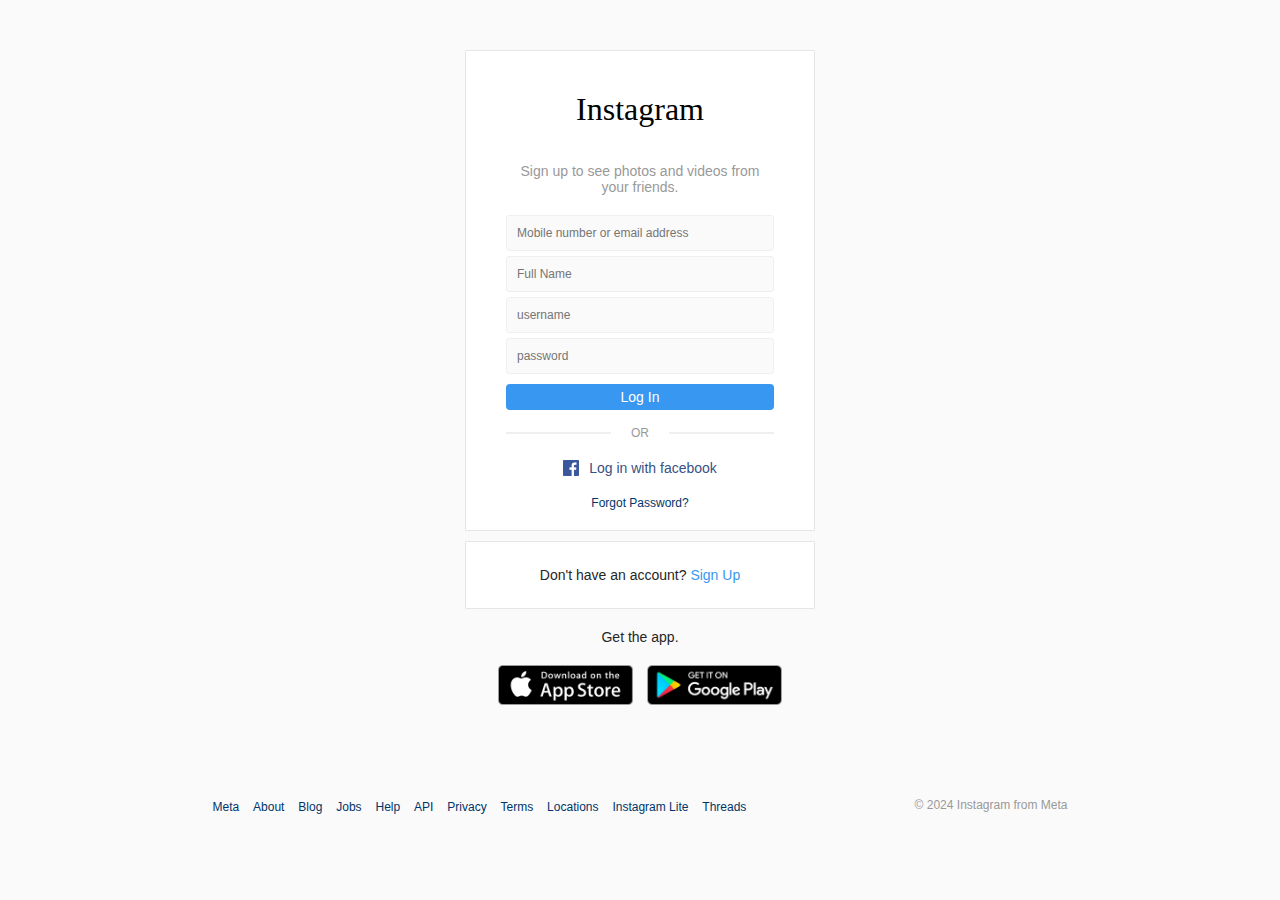
<file: index.html>
<!DOCTYPE html>
<html lang="en">
  <head>
    <meta charset="UTF-8" />
    <meta http-equiv="X-UA-Compatible" content="IE=edge" />
    <meta name="viewport" content="width=device-width, initial-scale=1.0" />
    <link rel="stylesheet" href="style.css" />
    <title>Instagram</title>
  </head>
  <body>
    <div class="wrapper">
      <div class="header">
        <div class="top">
          <div class="logo">Instagram</div>
          <div class="form">
            <h2>Sign up to see photos and videos from your friends.</h2>
            <div class="input_field">
              <input
                type="digits"
                placeholder="Mobile number or email address"
                class="input"
              />
            </div>
            <div class="input_field">
              <input type="text" placeholder="Full Name" class="input" />
            </div>
            <div class="input_field">
              <input type="text" placeholder="username" class="input" />
            </div>
            <div class="input_field">
              <input type="password" placeholder="password" class="input" />
            </div>
            <div class="btn">
              <a href="#">Log In</a>
            </div>
          </div>
          <div class="or">
            <div class="line"></div>
            <p>OR</p>
            <div class="line"></div>
          </div>
          <div class="diff">
            <div class="fb">
              <img src="./images/fb_logo.png" alt="" />
              <p>Log in with facebook</p>
            </div>
            <div class="forgot">
              <a href="#"> forgot password?</a>
            </div>
          </div>
        </div>
        <div class="signup">
          <p>Don't have an account? <a href="#">Sign Up</a></p>
        </div>
        <div class="apps">
          <p>Get the app.</p>
          <div class="icons">
            <a href="#"><img src="./images/appstore.png" alt="app_store" /></a>
            <a href="#"
              ><img src="./images/googleplay.png" alt="googleplay"
            /></a>
          </div>
        </div>
      </div>
      <div class="footer">
        <div class="links">
          <ul>
            <li><a href="#">Meta</a></li>
            <li><a href="#">About</a></li>
            <li><a href="#">Blog</a></li>
            <li><a href="#">Jobs</a></li>
            <li><a href="#">Help</a></li>
            <li><a href="#">API</a></li>
            <li><a href="#">Privacy</a></li>
            <li><a href="#">Terms</a></li>
            <li><a href="#">Locations</a></li>
            <li><a href="#">Instagram Lite</a></li>
            <li><a href="#">Threads</a></li>
          </ul>
        </div>
        <div class="copyright">© 2024 Instagram from Meta</div>
      </div>
    </div>
  </body>
</html>
</file>
<file: style.css>
* {
  margin: 0;
  padding: 0;
  box-sizing: border-box;
  outline: none;
  text-decoration: none;
  list-style: none;
  font-family: "Roboto", sans-serif;
}
body {
  background: #fafafa;
  font-size: 14px;
}
.wrapper .header {
  max-width: 350px;
  width: 100%;
  height: auto;
  margin: 50px auto;
}
.wrapper .header .top,
.wrapper .header .signup {
  background: #fff;
  border: 1px solid #e6e6e6;
  border-radius: 1px;
  padding: 40px 40px 20px;
}
.wrapper .header .logo {
  display: block;
  margin: 0 auto 35px;
  text-align: center;
  font-family: "Billabong", cursive;
  font-size: clamp(1.5rem, 2vw + 1rem, 2rem);
}
.wrapper .header .form .input_field {
  margin-bottom: 5px;
}
.wrapper .header .form .input_field .input {
  width: 100%;
  background-color: #fafafa;
  border: 1px solid #efefef;
  font-size: 12px;
  border-radius: 3px;
  color: #262626;
  padding: 10px;
}
.wrapper .header .form h2 {
  font-size: 14px;
  text-align: center;
  margin: 10px 0 20px;
  color: #999;
  font-weight: 500;
}
.wrapper .header .form .input_field .input:focus {
  border: 1px solid #b2b2b2;
}
.wrapper .header .form .btn {
  margin: 10px 0;
  background: #3897f0;
  border-radius: 4px;
  text-align: center;
  padding: 5px;
}
.wrapper .header .form .btn a {
  color: #fff;
  display: block;
}
.wrapper .header .or {
  display: flex;
  height: 15px;
  margin: 15px 0 20px;
  justify-content: space-between;
  align-items: center;
}
.wrapper .header .or .line {
  width: 105px;
  height: 2px;
  background-color: #efefef;
}
.wrapper .header .or p {
  color: #999;
  font-size: 12px;
}
.wrapper .header .diff .fb {
  display: flex;
  justify-content: center;
  align-items: center;
}
.wrapper .header .diff .fb img {
  width: 16px;
  height: 16px;
}
.wrapper .header .diff .fb p {
  color: #385185;
  font-weight: 500;
  margin-left: 10px;
}
.wrapper .header .diff .forgot {
  font-size: 12px;
  text-align: center;
  margin-top: 20px;
}
.wrapper .header .diff .forgot a {
  color: #003569;
  text-transform: capitalize;
}
.wrapper .header .signup {
  margin: 10px 0 20px;
  padding: 25px 40px;
  text-align: center;
  color: #262626;
}
.wrapper .header .signup a {
  color: #3897f0;
}
.wrapper .header .apps {
  text-align: center;
  color: #262626;
}
.wrapper .header .apps p {
  margin-bottom: 20px;
}
.wrapper .header .apps a img {
  width: 135px;
  height: 40px;
  margin: 0 5px;
}
.wrapper .footer {
  max-width: 935px;
  width: 100%;
  display: flex;
  justify-content: space-between;
  margin: 0 auto;
  padding: 40px;
}
.wrapper .footer .links ul li {
  display: inline-block;
  margin-right: 10px;
}
.wrapper .footer .links ul li a {
  font-size: 12px;
  color: #003569;
}
.wrapper .footer .copyright {
  color: #999;
  font-size: 12px;
}
</file>
